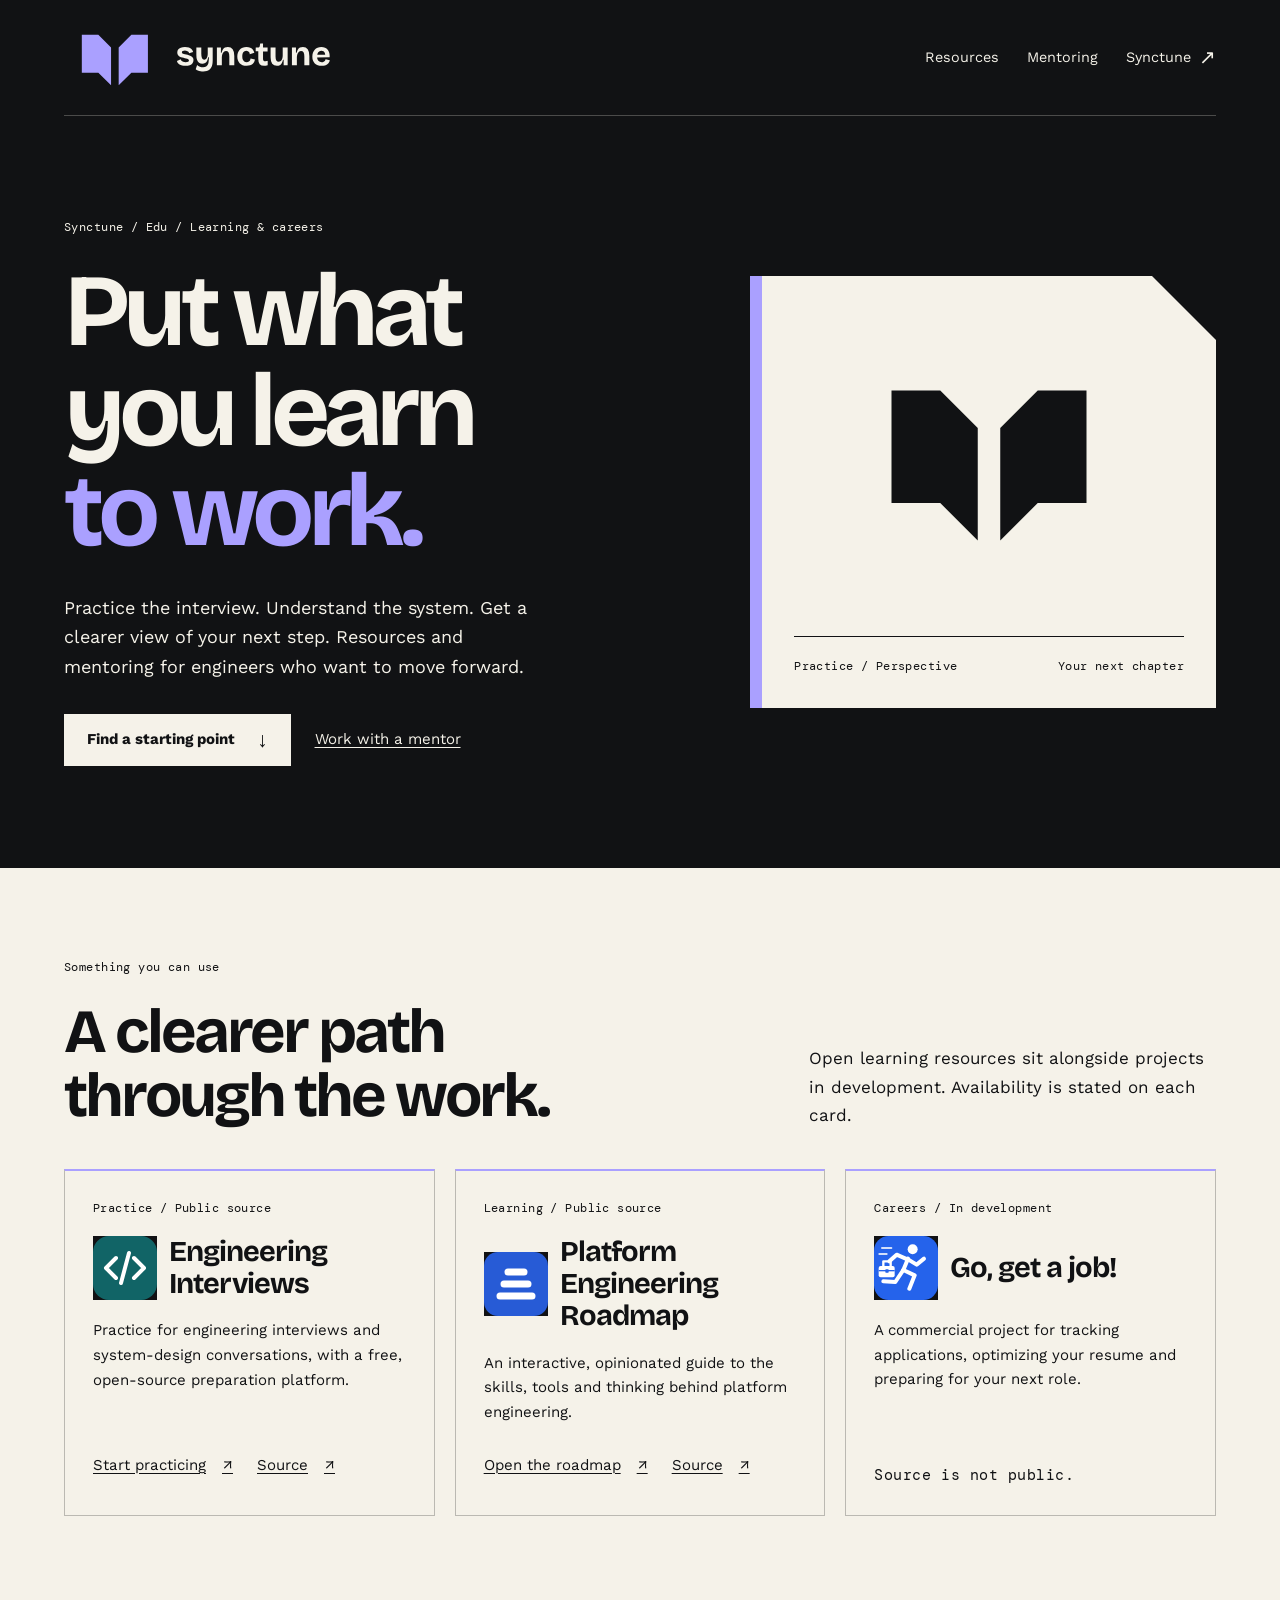
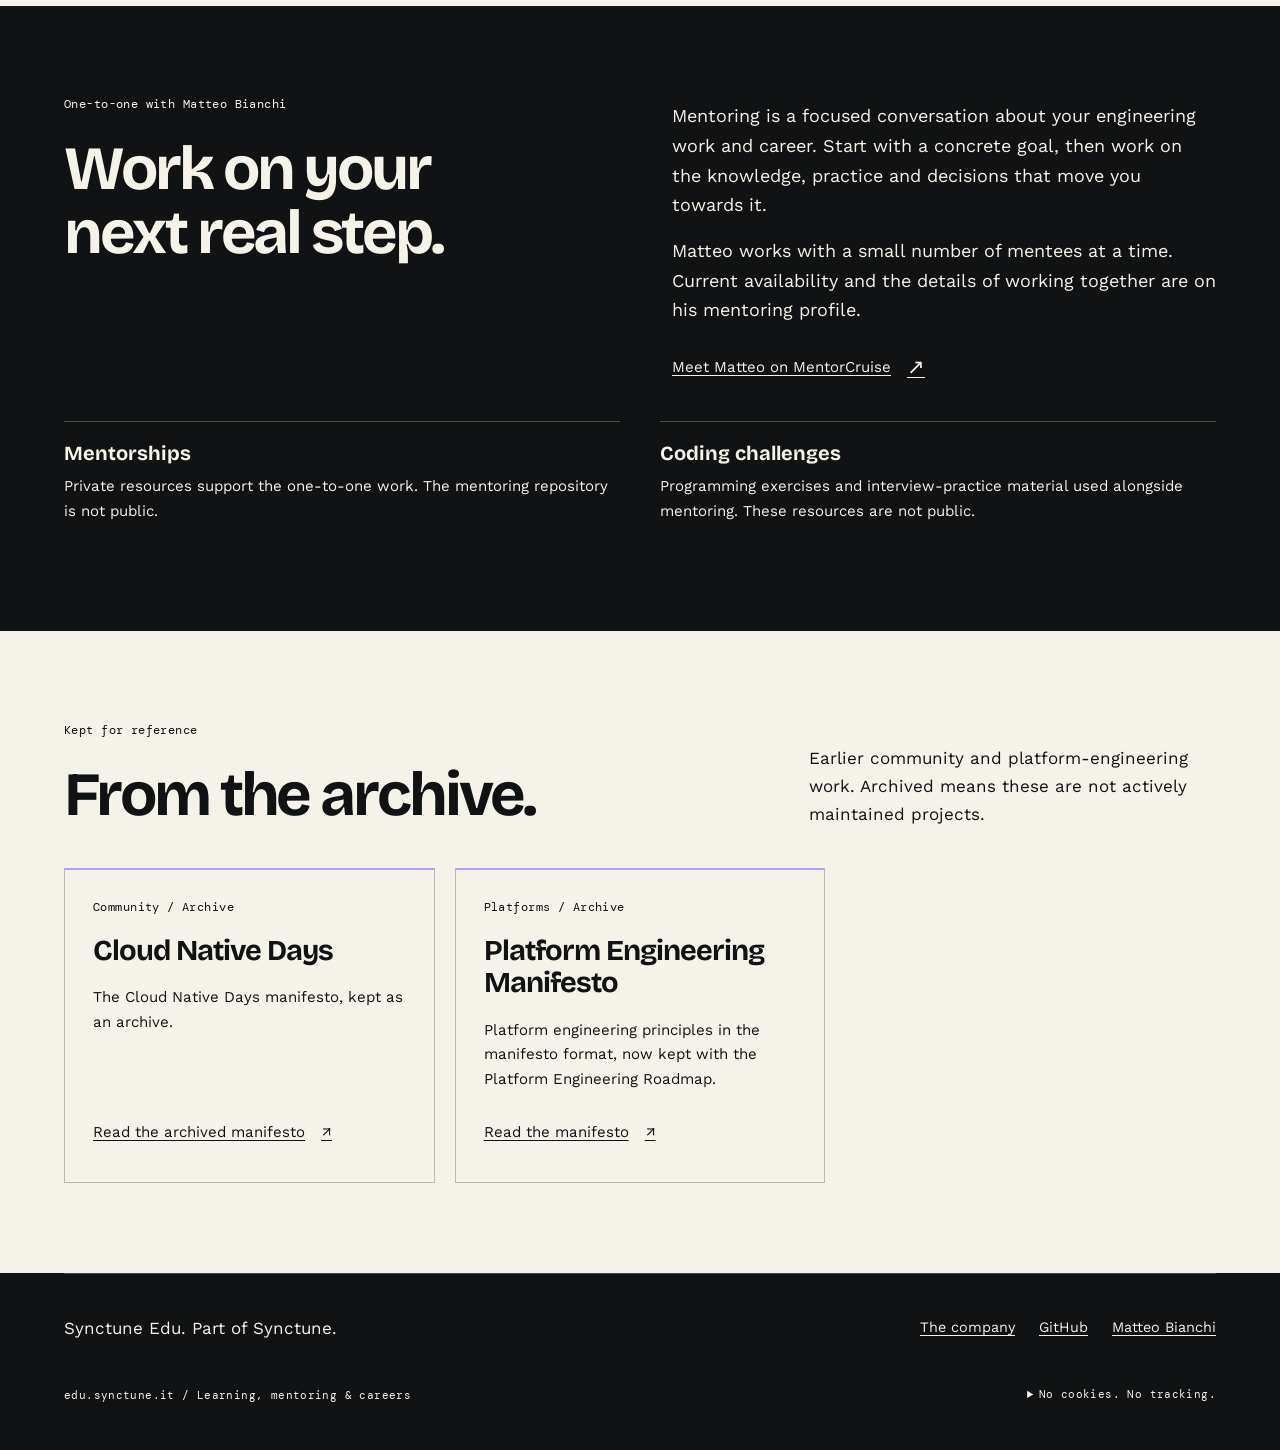
<file: index.html>
<!doctype html>
<html lang="en">
<head>
  <meta charset="utf-8">
  <meta name="viewport" content="width=device-width, initial-scale=1">
  <meta name="description" content="Synctune Edu brings together engineering interview practice, career tools, platform engineering resources and one-to-one mentoring with Matteo Bianchi.">
  <meta name="theme-color" content="#111214">
  <meta property="og:type" content="website">
  <meta property="og:title" content="Synctune Edu | Put what you learn to work">
  <meta property="og:description" content="Practical resources for engineering, learning and the next step in your career. A branch of Synctune.">
  <meta property="og:url" content="https://edu.synctune.it/">
  <meta property="og:image" content="https://edu.synctune.it/assets/social.png">
  <meta property="og:image:alt" content="Synctune Edu's lavender Open folio symbol and wordmark.">
  <link rel="canonical" href="https://edu.synctune.it/">
  <link rel="icon" href="assets/favicon.svg" type="image/svg+xml">
  <link rel="apple-touch-icon" href="assets/apple-touch-icon.png">
  <link rel="stylesheet" href="assets/styles.css">
  <link rel="stylesheet" href="assets/brand.css">
  <link rel="preload" href="assets/fonts/BricolageGrotesque-Bold.ttf" as="font" type="font/ttf" crossorigin>
  <title>Synctune Edu | Put what you learn to work</title>
</head>
<body>
  <a class="skip-link" href="#main">Skip to content</a>
  <header class="site-header wrap">
    <a class="brand" href="./"><img src="assets/logo.svg" alt="Synctune Edu home" width="881" height="320"></a>
    <nav class="site-nav" aria-label="Main navigation"><a href="#resources">Resources</a><a href="#mentoring">Mentoring</a><a href="https://synctune.it">Synctune <span class="arrow" aria-hidden="true">&#8599;</span></a></nav>
  </header>
  <main id="main" tabindex="-1">
    <section class="branch-hero wrap" aria-labelledby="hero-title">
      <div class="hero-copy"><p class="eyebrow">Synctune / Edu / Learning &amp; careers</p><h1 id="hero-title">Put what<br>you learn<br><span class="accent">to work.</span></h1><p>Practice the interview. Understand the system. Get a clearer view of your next step. Resources and mentoring for engineers who want to move forward.</p><div class="actions"><a class="button" href="#resources">Find a starting point <span class="arrow" aria-hidden="true">&#8595;</span></a><a class="text-link" href="#mentoring">Work with a mentor</a></div></div>
      <div class="hero-art folio" aria-hidden="true"><img src="assets/symbol-ink.svg" alt="" width="320" height="320"><div class="art-caption"><span>Practice / Perspective</span><span>Your next chapter</span></div></div>
    </section>
    <section id="resources" class="section light" aria-labelledby="resources-title">
      <div class="wrap">
        <div class="section-heading"><div><p class="eyebrow">Something you can use</p><h2 id="resources-title">A clearer path<br>through the work.</h2></div><p>Open learning resources sit alongside projects in development. Availability is stated on each card.</p></div>
        <div class="cards">
          <article class="card"><p class="meta">Practice / Public source</p><div class="project-title"><img src="assets/projects/engineering-interviews.svg" alt="" width="64" height="64" loading="lazy"><h3>Engineering Interviews</h3></div><p>Practice for engineering interviews and system-design conversations, with a free, open-source preparation platform.</p><div class="card-links"><a class="text-link" href="https://mbianchidev.github.io/engineering-interviews/">Start practicing <span aria-hidden="true">&#8599;</span></a><a class="text-link" href="https://github.com/mbianchidev/engineering-interviews">Source <span aria-hidden="true">&#8599;</span></a></div></article>
          <article class="card"><p class="meta">Learning / Public source</p><div class="project-title"><img src="assets/projects/platform-engineering-roadmap.svg" alt="" width="64" height="64" loading="lazy"><h3>Platform Engineering Roadmap</h3></div><p>An interactive, opinionated guide to the skills, tools and thinking behind platform engineering.</p><div class="card-links"><a class="text-link" href="https://platform-engineering-roadmap.mbianchi.dev/">Open the roadmap <span aria-hidden="true">&#8599;</span></a><a class="text-link" href="https://github.com/mbianchidev/platform-engineering-roadmap">Source <span aria-hidden="true">&#8599;</span></a></div></article>
          <article class="card"><p class="meta">Careers / In development</p><div class="project-title"><img src="assets/projects/go-get-a-job.svg" alt="" width="96" height="96" loading="lazy"><h3>Go, get a job!</h3></div><p>A commercial project for tracking applications, optimizing your resume and preparing for your next role.</p><p class="availability">Source is not public.</p></article>
        </div>
      </div>
    </section>
    <section id="mentoring" class="section wrap" aria-labelledby="mentoring-title">
      <div class="split">
        <div><p class="eyebrow">One-to-one with Matteo Bianchi</p><h2 id="mentoring-title">Work on your<br>next real step.</h2></div>
        <div class="split-copy"><p>Mentoring is a focused conversation about your engineering work and career. Start with a concrete goal, then work on the knowledge, practice and decisions that move you towards it.</p><p>Matteo works with a small number of mentees at a time. Current availability and the details of working together are on his mentoring profile.</p><a class="text-link" href="https://mentorcruise.com/mentor/matteobianchi/">Meet Matteo on MentorCruise <span class="arrow" aria-hidden="true">&#8599;</span></a></div>
      </div>
      <ul class="service-list">
        <li><strong>Mentorships</strong><span>Private resources support the one-to-one work. The mentoring repository is not public.</span></li>
        <li><strong>Coding challenges</strong><span>Programming exercises and interview-practice material used alongside mentoring. These resources are not public.</span></li>
      </ul>
    </section>
    <section class="section light" aria-labelledby="archive-title">
      <div class="wrap"><div class="section-heading"><div><p class="eyebrow">Kept for reference</p><h2 id="archive-title">From the archive.</h2></div><p>Earlier community and platform-engineering work. Archived means these are not actively maintained projects.</p></div>
        <div class="cards">
          <article class="card"><p class="meta">Community / Archive</p><h3>Cloud Native Days</h3><p>The Cloud Native Days manifesto, kept as an archive.</p><a class="text-link" href="https://github.com/mbianchidev/cloud-native-days">Read the archived manifesto <span aria-hidden="true">&#8599;</span></a></article>
          <article class="card"><p class="meta">Platforms / Archive</p><h3>Platform Engineering Manifesto</h3><p>Platform engineering principles in the manifesto format, now kept with the Platform Engineering Roadmap.</p><a class="text-link" href="https://github.com/mbianchidev/platform-engineering-roadmap/blob/main/platform-engineering-manifesto.md">Read the manifesto <span aria-hidden="true">&#8599;</span></a></article>
        </div>
      </div>
    </section>
  </main>
  <footer class="site-footer wrap">
    <div class="footer-top"><p>Synctune Edu. Part of Synctune.</p><nav class="footer-links" aria-label="Footer navigation"><a href="https://synctune.it">The company</a><a href="https://github.com/synctune-edu">GitHub</a><a href="https://mbianchi.dev">Matteo Bianchi</a></nav></div>
    <div class="footer-bottom"><span>edu.synctune.it / Learning, mentoring &amp; careers</span><details class="privacy"><summary>No cookies. No tracking.</summary><p>No analytics, cookies or third-party widgets load on this page. Fonts and artwork are local. Hosting providers may process standard request data; mentoring platforms and other linked sites have their own privacy policies.</p></details></div>
  </footer>
</body>
</html>
</file>
<file: assets/styles.css>
@font-face {
  font-family: "Bricolage Grotesque";
  src: url("fonts/BricolageGrotesque-Bold.ttf") format("truetype");
  font-weight: 700;
  font-style: normal;
  font-display: swap;
}

@font-face {
  font-family: "Work Sans";
  src: url("fonts/WorkSans-Regular.ttf") format("truetype");
  font-weight: 400;
  font-style: normal;
  font-display: swap;
}

@font-face {
  font-family: "Work Sans";
  src: url("fonts/WorkSans-Bold.ttf") format("truetype");
  font-weight: 700;
  font-style: normal;
  font-display: swap;
}

@font-face {
  font-family: "DM Mono";
  src: url("fonts/DMMono-Regular.ttf") format("truetype");
  font-weight: 400;
  font-style: normal;
  font-display: swap;
}

:root {
  color-scheme: dark;
  --ink: #111214;
  --paper: #F5F2E9;
  --rule: rgb(245 242 233 / 25%);
  --gutter: clamp(20px, 5vw, 80px);
  font-family: "Work Sans", sans-serif;
  font-synthesis: none;
  color: var(--paper);
  background: var(--ink);
}

* { box-sizing: border-box; }

html { scroll-padding-top: 24px; }

body {
  margin: 0;
  font-size: 17px;
  line-height: 1.65;
}

::selection {
  color: var(--ink);
  background: var(--signal);
}

a {
  color: inherit;
  text-underline-offset: 0.22em;
  text-decoration-thickness: 1px;
}

:focus-visible {
  outline: 3px solid currentColor;
  outline-offset: 6px;
}

img {
  display: block;
  max-width: 100%;
  height: auto;
}

h1,
h2,
h3,
p,
figure { margin: 0; }

h1,
h2,
h3 {
  font-family: "Bricolage Grotesque", sans-serif;
  font-weight: 700;
  text-wrap: balance;
}

h1 {
  font-size: clamp(3.75rem, 8vw, 7.5rem);
  line-height: 0.98;
  letter-spacing: -0.065em;
}

h2 {
  font-size: clamp(2.4rem, 4.8vw, 4.5rem);
  line-height: 1.04;
  letter-spacing: -0.05em;
}

h3 {
  font-size: 1.8rem;
  line-height: 1.12;
  letter-spacing: -0.035em;
}

p { max-width: 62ch; }
p + p { margin-top: 1rem; }

.wrap {
  width: min(1280px, calc(100% - var(--gutter) * 2));
  margin-inline: auto;
}

.skip-link {
  position: absolute;
  z-index: 10;
  top: 12px;
  left: var(--gutter);
  padding: 12px 20px;
  color: var(--ink);
  background: var(--paper);
  transform: translateY(-160%);
}

.skip-link:focus { transform: none; }

.site-header {
  display: flex;
  justify-content: space-between;
  align-items: center;
  gap: 20px;
  min-height: 116px;
  border-bottom: 1px solid var(--rule);
}

.brand {
  display: block;
  flex: 0 0 auto;
  width: 280px;
}

.site-nav {
  display: flex;
  flex-wrap: wrap;
  align-items: center;
  gap: 8px 28px;
}

.site-nav a,
.footer-links a {
  display: inline-flex;
  align-items: center;
  min-height: 44px;
  font-size: 0.9rem;
}

.site-nav a { gap: 8px; text-decoration: none; }
.site-nav a:hover { color: var(--signal); text-decoration: underline; }

.eyebrow,
.meta,
.art-caption,
.availability,
.footer-bottom {
  font-family: "DM Mono", monospace;
  font-size: 0.75rem;
  font-weight: 400;
  letter-spacing: 0.035em;
  line-height: 1.6;
}

.eyebrow { margin-bottom: 24px; }
.accent { color: var(--signal); }

.branch-hero {
  display: grid;
  grid-template-columns: 1.15fr 0.85fr;
  align-items: center;
  gap: 56px;
  padding-block: clamp(56px, 8vw, 112px);
}

.hero-copy > p:not(.eyebrow) {
  max-width: 44ch;
  margin-top: 30px;
  font-size: 1.125rem;
}

.actions {
  display: flex;
  align-items: center;
  flex-wrap: wrap;
  gap: 12px 24px;
  margin-top: 32px;
}

.button {
  display: inline-flex;
  align-items: center;
  justify-content: center;
  gap: 22px;
  min-height: 52px;
  padding: 12px 22px;
  border: 1px solid var(--paper);
  color: var(--ink);
  background: var(--paper);
  font-size: 0.94rem;
  font-weight: 700;
  line-height: 1.4;
  text-decoration: none;
}

.button:hover {
  border-color: var(--signal);
  background: var(--signal);
}

.light .button {
  border-color: var(--ink);
  color: var(--paper);
  background: var(--ink);
}

.light .button:hover {
  color: var(--ink);
  background: var(--paper);
}

.text-link {
  display: inline-flex;
  align-items: center;
  gap: 16px;
  min-height: 44px;
  font-size: 0.94rem;
}

.arrow {
  display: inline-block;
  flex: 0 0 auto;
  font-family: sans-serif;
  font-size: 1.4em;
  line-height: 1;
}

.hero-art {
  position: relative;
  display: flex;
  flex-direction: column;
  align-items: center;
  justify-content: center;
  min-height: 420px;
  padding: 32px;
  border-block: 1px solid var(--rule);
  isolation: isolate;
}

.hero-art > img {
  z-index: 1;
  width: min(100%, 300px);
}

.art-caption {
  z-index: 1;
  display: flex;
  justify-content: space-between;
  flex-wrap: wrap;
  gap: 12px;
  width: 100%;
  margin-top: 28px;
}

.section { padding-block: clamp(56px, 7vw, 96px); }

.light {
  color-scheme: light;
  --rule: rgb(17 18 20 / 25%);
  color: var(--ink);
  background: var(--paper);
}

.section-heading {
  display: flex;
  align-items: end;
  justify-content: space-between;
  gap: 32px;
  margin-bottom: 40px;
}

.section-heading h2 { max-width: 17ch; }
.section-heading > p { max-width: 37ch; }

.feature {
  display: grid;
  grid-template-columns: 0.85fr 1.15fr;
  align-items: center;
  gap: 56px;
}

.feature-art {
  display: flex;
  flex-direction: column;
  align-items: center;
  justify-content: center;
  min-height: 310px;
  padding: 32px;
  border-top: 4px solid var(--signal);
  color: var(--paper);
  background: var(--ink);
}

.feature-art img { width: 180px; }
.feature-art .meta { margin-top: 16px; }

.feature-type {
  color: var(--signal);
  font-family: "Bricolage Grotesque", sans-serif;
  font-size: clamp(5rem, 12vw, 10rem);
  line-height: 1;
  letter-spacing: -0.07em;
}

.feature-copy h2 { margin-bottom: 24px; }
.feature-copy .meta { margin-bottom: 16px; }

.cards {
  display: grid;
  grid-template-columns: repeat(3, minmax(0, 1fr));
  gap: 20px;
}

.card {
  display: flex;
  flex-direction: column;
  align-items: start;
  gap: 18px;
  min-height: 272px;
  padding: 28px;
  border: 1px solid var(--rule);
  border-top: 2px solid var(--signal);
}

.card h3 { overflow-wrap: anywhere; }

.project-title {
  display: flex;
  align-items: center;
  gap: 12px;
  min-width: 0;
}

.project-title img {
  flex: 0 0 64px;
  width: 64px;
  height: 64px;
  object-fit: contain;
  background: var(--ink);
}

.card p:not(.meta) { font-size: 0.94rem; }
.card > a,
.card > .availability,
.card > .card-links { margin-top: auto; }
.card-links { display: flex; flex-wrap: wrap; column-gap: 24px; }
.availability { padding-top: 8px; color: var(--signal); }
.light .availability { color: var(--ink); }

.split {
  display: grid;
  grid-template-columns: 1fr 1fr;
  gap: 64px;
  align-items: start;
}

.split h2 { max-width: 14ch; }
.split-copy { padding-top: 6px; }
.split-copy > p { font-size: 1.125rem; }
.split-copy .text-link { margin-top: 20px; }

.note {
  margin-top: 36px;
  padding-left: 24px;
  border-left: 2px solid var(--signal);
  font-size: 0.875rem;
}

.service-list {
  display: grid;
  grid-template-columns: 1fr 1fr;
  gap: 0 40px;
  padding: 0;
  margin: 32px 0 0;
  list-style: none;
}

.service-list li {
  padding-block: 18px;
  border-top: 1px solid var(--rule);
}

.service-list strong {
  display: block;
  font-family: "Bricolage Grotesque", sans-serif;
  font-size: 1.25rem;
  line-height: 1.3;
}

.service-list span { display: block; margin-top: 8px; font-size: 0.94rem; }

.contact-band {
  display: flex;
  align-items: center;
  flex-wrap: wrap;
  justify-content: space-between;
  gap: 32px;
  padding-block: 48px;
  border-top: 1px solid var(--rule);
}

.contact-band h2 { max-width: 17ch; }

.site-footer {
  padding-block: 32px;
  border-top: 1px solid var(--rule);
}

.footer-top,
.footer-bottom {
  display: flex;
  flex-wrap: wrap;
  justify-content: space-between;
  align-items: center;
  gap: 16px 32px;
}

.footer-top { margin-bottom: 24px; }
.footer-links { display: flex; flex-wrap: wrap; gap: 4px 24px; }
.footer-bottom { font-size: 0.6875rem; }
.footer-bottom > a { display: inline-flex; align-items: center; min-height: 44px; }

.privacy { max-width: 65ch; }
.privacy summary { cursor: pointer; min-height: 44px; padding-block: 12px; }
.privacy p { margin-block: 8px 20px; font-family: "Work Sans", sans-serif; font-size: 0.875rem; letter-spacing: normal; }

@media (max-width: 1000px) {
  .branch-hero { gap: 32px; }
  h1 { font-size: clamp(3.5rem, 8vw, 6rem); }
  .hero-art { min-height: 350px; padding: 20px; }
  .cards { grid-template-columns: repeat(2, minmax(0, 1fr)); }
  .feature { gap: 32px; }
  .split { gap: 32px; }
}

@media (max-width: 700px) {
  .site-header { flex-direction: column; align-items: start; gap: 0; padding-bottom: 16px; }
  .brand { width: 248px; margin-left: -8px; }
  .site-nav { width: 100%; justify-content: space-between; gap: 8px 16px; }
  .site-nav a { font-size: 0.875rem; }
  .branch-hero { grid-template-columns: 1fr; gap: 44px; }
  h1 { font-size: clamp(3.5rem, 12.5vw, 5.5rem); }
  .hero-art { min-height: 320px; }
  .hero-art > img { width: 220px; }
  .cards,
  .feature,
  .split,
  .service-list { grid-template-columns: 1fr; }
  .section-heading { flex-direction: column; align-items: start; }
  .feature-art { min-height: 260px; }
  .card { min-height: 230px; }
  .contact-band .button { max-width: 100%; }
}

@media (prefers-reduced-motion: no-preference) {
  .button { transition: background-color 160ms ease, border-color 160ms ease; }
}

@media print {
  :root { color-scheme: light; color: #111214; background: white; }
  .site-header, .site-footer, .hero-art { display: none; }
  .branch-hero { display: block; }
  .accent, .availability { color: #111214; }
  .cards { grid-template-columns: 1fr 1fr; }
  .card { break-inside: avoid; border-color: #111214; }
}
</file>
<file: assets/brand.css>
:root { --signal: #AAA0FF; }

.folio {
  border: 0;
  border-left: 12px solid var(--signal);
  color: var(--ink);
  background: var(--paper);
}

.folio::after {
  content: "";
  position: absolute;
  top: 0;
  right: 0;
  width: 64px;
  height: 64px;
  background: var(--ink);
  clip-path: polygon(0 0, 100% 0, 100% 100%);
}

.folio .art-caption {
  padding-top: 20px;
  border-top: 1px solid var(--ink);
}
</file>
